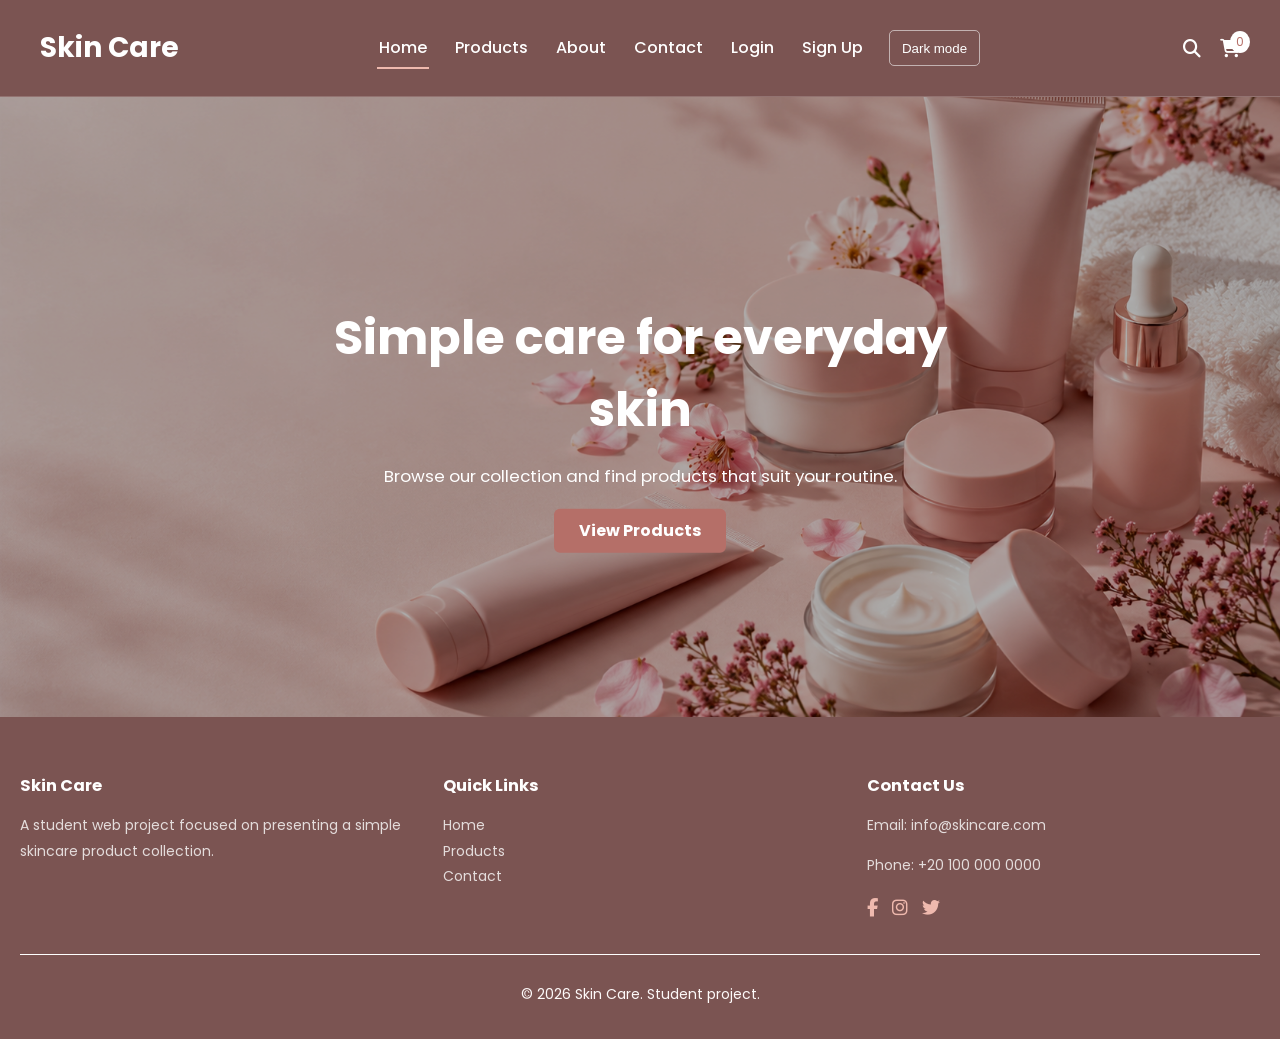
<file: index.html>
<!DOCTYPE html>
<html lang="en">
<head>
  <meta charset="UTF-8" />
  <meta name="viewport" content="width=device-width, initial-scale=1.0" />
  <title>Skin Care | Home</title>
  <link rel="stylesheet" href="https://cdnjs.cloudflare.com/ajax/libs/font-awesome/6.4.0/css/all.min.css" />
  <link href="https://fonts.googleapis.com/css2?family=Poppins:wght@400;500;600&display=swap" rel="stylesheet">
  <link rel="stylesheet" href="css/home.css" />
</head>
<body>
 
  <header>
   
    <div class="header-main container">
      <div class="logo">
        <h1>Skin Care</h1>
      </div>
      <nav class="nav-menu">
        
            <a href="index.html" class="active">Home</a>

            <a href="product.html">Products</a>  <!-- دا هيفتح صفحة المنتجات -->

            <a href="about.html">About</a>        <!-- دا هيفتح صفحة about -->

            <a href="contact.html">Contact</a> <!-- دا هيفتح صفحة contact -->
           
            <a href="login.html">Login</a>        <!-- دا هيفتح صفحة تسجيل الدخول -->

            <a href="Rigester.html">Sign Up</a>
            <button class="theme-toggle" type="button" aria-pressed="false">Dark mode</button>
          </nav>
     
      <div class="header-actions">
        <a href="#" class="search-icon"><i class="fas fa-search"></i></a>
        <a href="#" class="cart-icon"><i class="fas fa-shopping-cart"></i><span class="cart-count">0</span></a>
      </div>
    </div>
  </header>


  <section class="hero">
    <img src="assets/images/hero-skincare-pink.png" alt="Pink skincare products arranged on a table" />
    <div class="hero-text">
      <h2>Simple care for everyday skin</h2>
      <p>Browse our collection and find products that suit your routine.</p>
      <a href="product.html" class="btn-hero">View Products</a>
   
    </div>
  </section>

 
  <footer>
    <div class="footer-container">
      <div class="footer-section">
        <h3>Skin Care</h3>
        <p>A student web project focused on presenting a simple skincare product collection.</p>
      </div>
      <div class="footer-section">
        <h3>Quick Links</h3>
        <ul>
          <li><a href="index.html">Home</a></li>
          <li><a href="product.html">Products</a></li>
          <li><a href="Contact.html">Contact</a></li>
        </ul>
      </div>
      <div class="footer-section">
        <h3>Contact Us</h3>
        <p>Email: info@skincare.com</p>
        <p>Phone: +20 100 000 0000</p>
        <div class="social-icons">
          <a href="#"><i class="fab fa-facebook-f"></i></a>
          <a href="#"><i class="fab fa-instagram"></i></a>
          <a href="#"><i class="fab fa-twitter"></i></a>
        </div>
      </div>
    </div>
    <div class="footer-bottom">
      <p>© 2026 Skin Care. Student project.</p>
    </div>
  </footer>
  <script src="js/theme.js"></script>
</body>
</html>
</file>
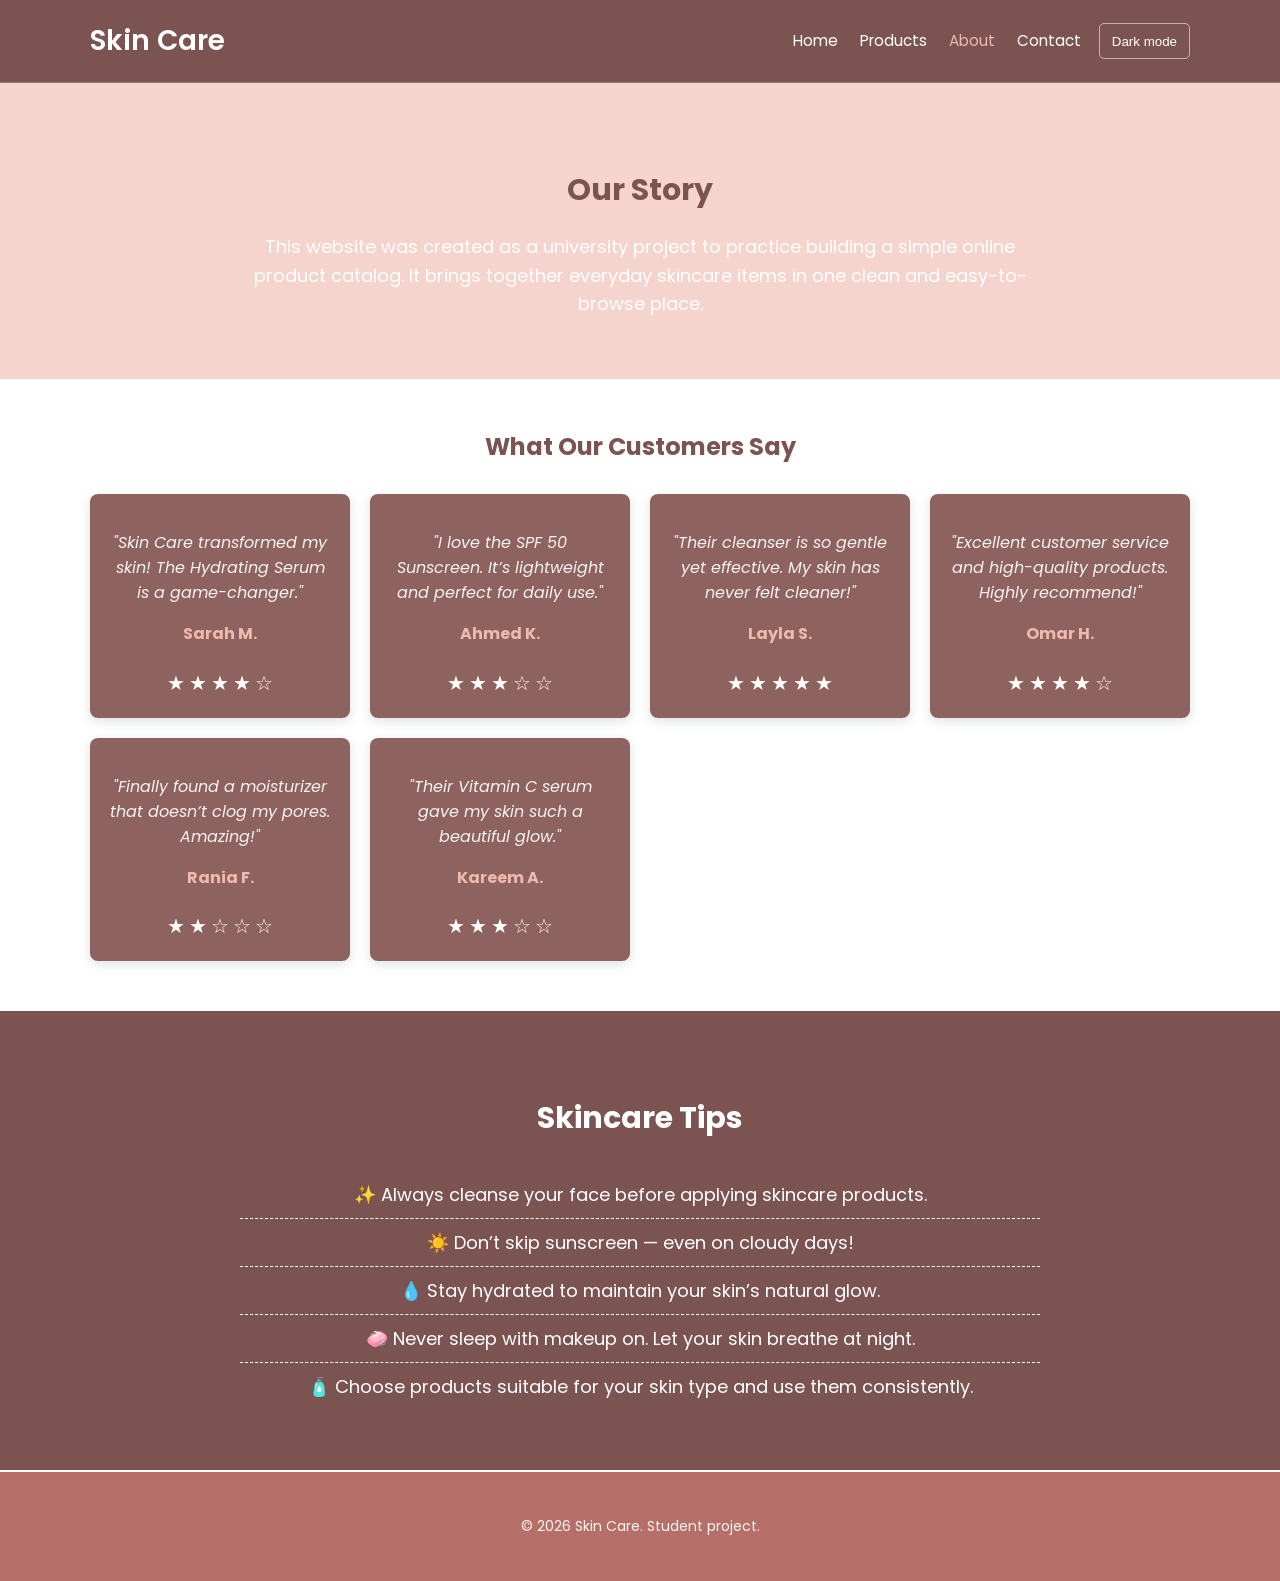
<file: about.html>
<!DOCTYPE html>
<html lang="en">
  <head>
    <meta charset="UTF-8" />
    <meta name="viewport" content="width=device-width, initial-scale=1.0" />
    <title>Skin Care | About</title>
    <link rel="stylesheet" href="css/about.css" />
    <link
      href="https://fonts.googleapis.com/css2?family=Poppins:wght@400;600&display=swap"
      rel="stylesheet">
  </head>
  <body>
    <header>
      <div class="header-content">
        <h1>Skin Care</h1>
        <nav aria-label="Main navigation">
          <a href="index.html">Home</a>
          <a href="product.html">Products</a>
          <a href="about.html" class="active">About</a>
          <a href="Contact.html">Contact</a>
          <button class="theme-toggle" type="button" aria-pressed="false">Dark mode</button>
        </nav>
      </div>
    </header>

    <section class="intro">
      <div class="intro-text">
        <h2>Our Story</h2>
        <p>
          This website was created as a university project to practice building
          a simple online product catalog. It brings together everyday skincare
          items in one clean and easy-to-browse place.
        </p>
      </div>
    </section>

    <section class="testimonials">
      <h2>What Our Customers Say</h2>
      <div class="testimonial-grid">

        <div class="testimonial-item">
          <p>"Skin Care  transformed my skin! The Hydrating Serum is a game-changer."</p>
          <h4>Sarah M.</h4>
          <div class="rating">
            <span class="star">&#9733;</span>
            <span class="star">&#9733;</span>
            <span class="star">&#9733;</span>
            <span class="star">&#9733;</span>
            <span class="star">&#9734;</span>
          </div>
        </div>

        <div class="testimonial-item">
          <p>"I love the SPF 50 Sunscreen. It’s lightweight and perfect for daily use."</p>
          <h4>Ahmed K.</h4>
          <div class="rating">
            <span class="star">&#9733;</span>
            <span class="star">&#9733;</span>
            <span class="star">&#9733;</span>
            <span class="star">&#9734;</span>
            <span class="star">&#9734;</span>
          </div>
        </div>

        <div class="testimonial-item">
          <p>"Their cleanser is so gentle yet effective. My skin has never felt cleaner!"</p>
          <h4>Layla S.</h4>
          <div class="rating">
            <span class="star">&#9733;</span>
            <span class="star">&#9733;</span>
            <span class="star">&#9733;</span>
            <span class="star">&#9733;</span>
            <span class="star">&#9733;</span>
          </div>
        </div>

        <div class="testimonial-item">
          <p>"Excellent customer service and high-quality products. Highly recommend!"</p>
          <h4>Omar H.</h4>
          <div class="rating">
            <span class="star">&#9733;</span>
            <span class="star">&#9733;</span>
            <span class="star">&#9733;</span>
            <span class="star">&#9733;</span>
            <span class="star">&#9734;</span>
          </div>
        </div>

        <div class="testimonial-item">
          <p>"Finally found a moisturizer that doesn’t clog my pores. Amazing!"</p>
          <h4>Rania F.</h4>
          <div class="rating">
            <span class="star">&#9733;</span>
            <span class="star">&#9733;</span>
            <span class="star">&#9734;</span>
            <span class="star">&#9734;</span>
            <span class="star">&#9734;</span>
          </div>
        </div>

        <div class="testimonial-item">
          <p>"Their Vitamin C serum gave my skin 
            such a beautiful glow."</p>
          <h4>Kareem A.</h4>
          <div class="rating">
            <span class="star">&#9733;</span>
            <span class="star">&#9733;</span>
            <span class="star">&#9733;</span>
            <span class="star">&#9734;</span>
            <span class="star">&#9734;</span>
          </div>
        </div>

      </div>
    </section>

    <section class="tips">
      <h2>Skincare Tips</h2>
      <ul>
        <li>✨ Always cleanse your face before applying skincare products.</li>
        <li>☀️ Don’t skip sunscreen — even on cloudy days!</li>
        <li>💧 Stay hydrated to maintain your skin’s natural glow.</li>
        <li>🧼 Never sleep with makeup on. Let your skin breathe at night.</li>
        <li>🧴 Choose products suitable for your skin type and use them
          consistently.</li>
      </ul>
    </section>

    <footer>
      <p>&copy; 2026 Skin Care. Student project.</p>
    </footer>
    <script src="js/theme.js"></script>
  </body>
</html>
</file>
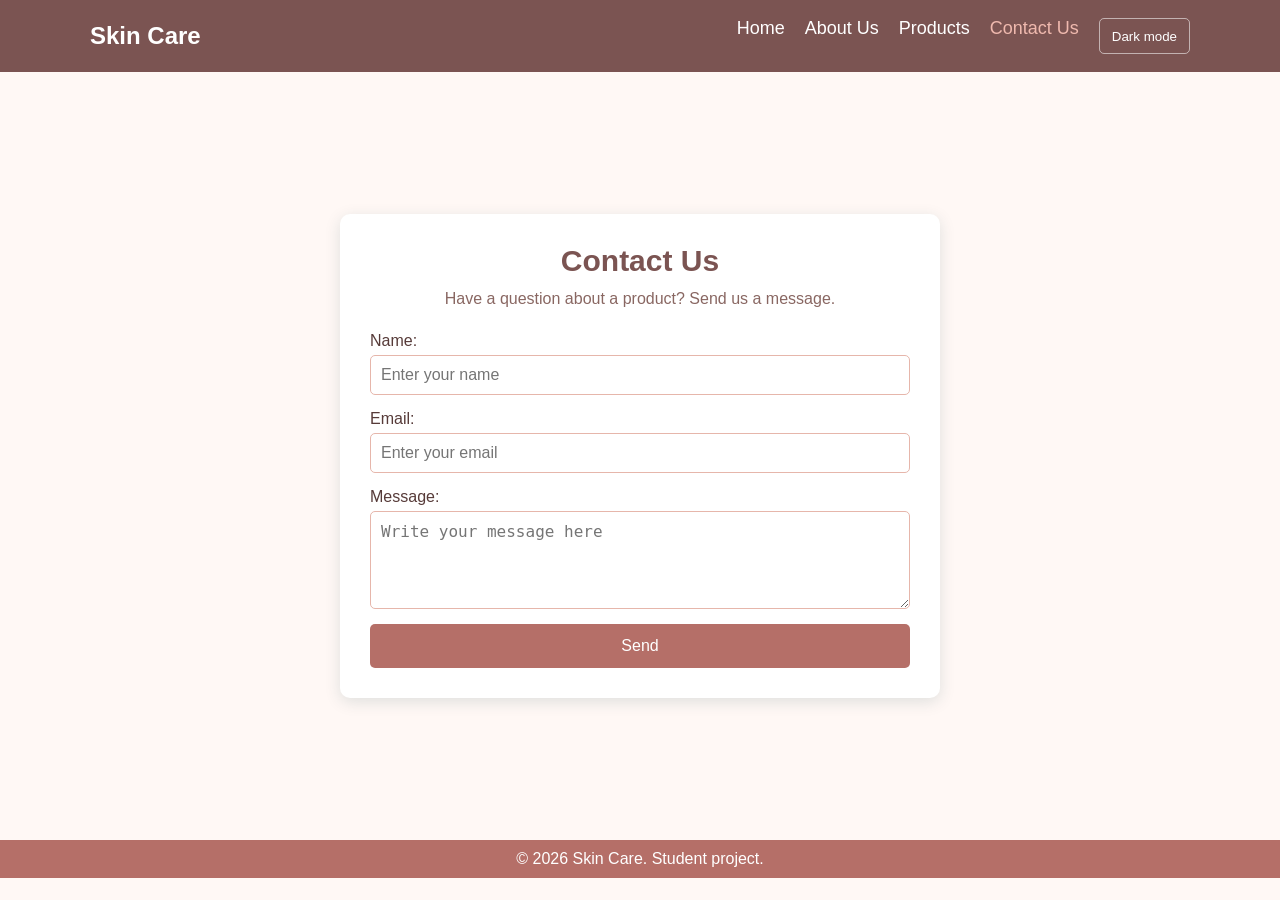
<file: Contact.html>
<!DOCTYPE html>
<html lang="en">
<head>
    <meta charset="UTF-8">
    <meta name="viewport" content="width=device-width, initial-scale=1.0">
    <title>Skin Care | Contact</title>
    <link rel="stylesheet" href="css/Contact.css">
</head>
<body>
    <header>
        <nav>
            <div class="logo">Skin Care</div>
            <ul>
                <li><a href="index.html">Home</a></li>
                <li><a href="about.html">About Us</a></li>
                <li><a href="product.html">Products</a></li>
                <li><a href="Contact.html" class="active">Contact Us</a></li>
                <li><button class="theme-toggle" type="button" aria-pressed="false">Dark mode</button></li>
            </ul>
        </nav>
    </header>

    <section class="contact-section">
        <div class="contact-container">
            <h1>Contact Us</h1>
            <p class="form-note">Have a question about a product? Send us a message.</p>
            <form action="#" method="POST" class="contact-form">
                <label for="name">Name:</label>
                <input type="text" id="name" name="name" placeholder="Enter your name" required>

                <label for="email">Email:</label>
                <input type="email" id="email" name="email" placeholder="Enter your email" required>

                <label for="message">Message:</label>
                <textarea id="message" name="message" placeholder="Write your message here" rows="4" required></textarea>

                <button type="submit">Send</button>
            </form>
        </div>
    </section>

    <footer>
        <p>&copy; 2026 Skin Care. Student project.</p>
    </footer>
    <script src="js/theme.js"></script>
</body>
</html>
</file>
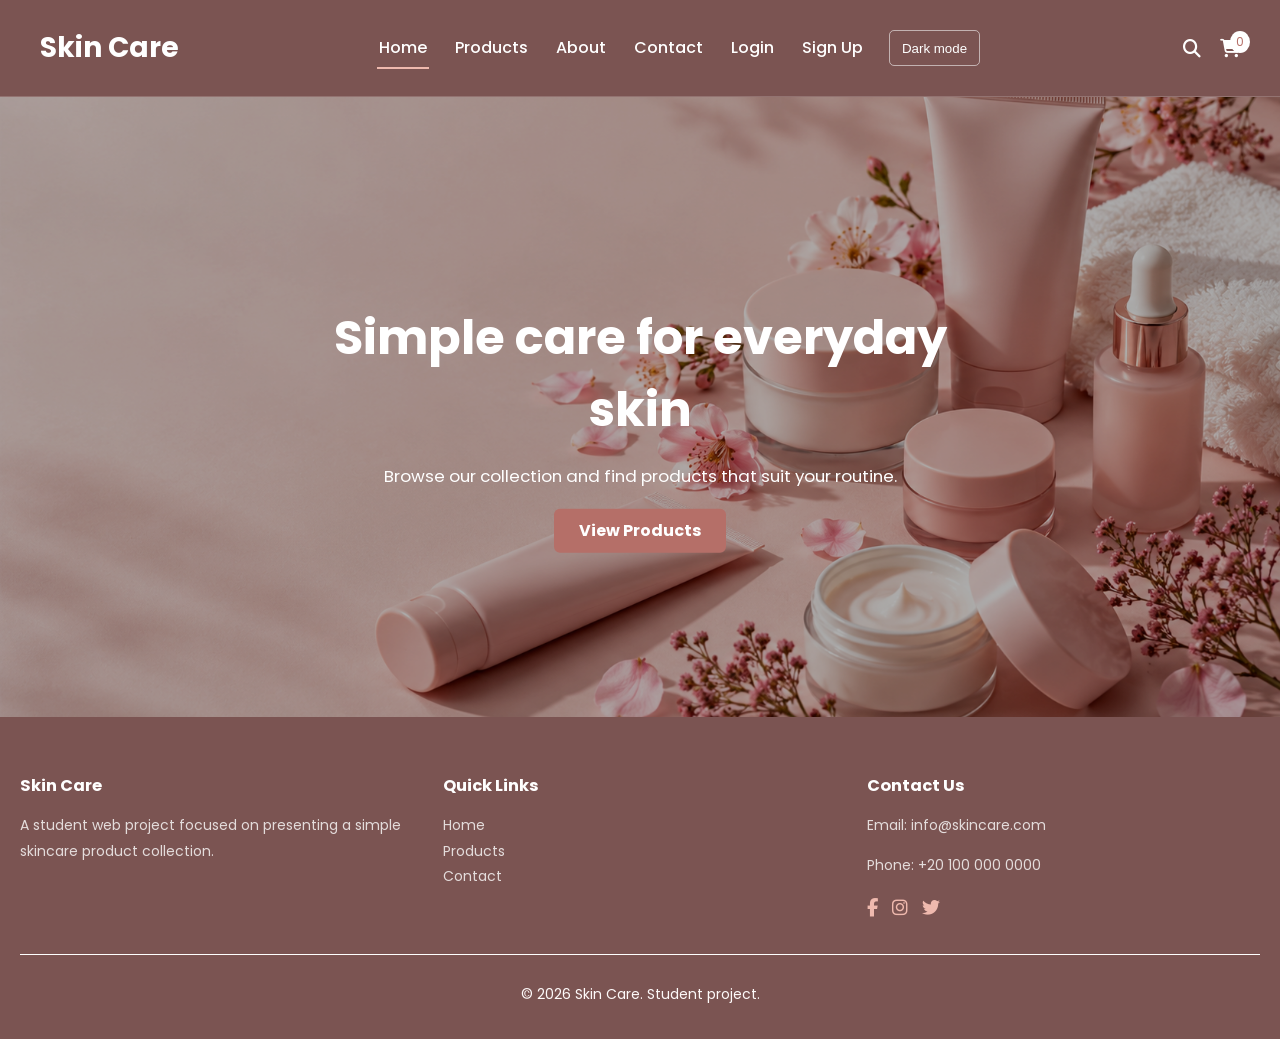
<file: home.html>
<!DOCTYPE html>
<html lang="en">
<head>
  <meta charset="UTF-8" />
  <meta name="viewport" content="width=device-width, initial-scale=1.0" />
  <title>Skin Care | Home</title>
  <link rel="stylesheet" href="https://cdnjs.cloudflare.com/ajax/libs/font-awesome/6.4.0/css/all.min.css" />
  <link href="https://fonts.googleapis.com/css2?family=Poppins:wght@400;500;600&display=swap" rel="stylesheet">
  <link rel="stylesheet" href="css/home.css" />
</head>
<body>
 
  <header>
   
    <div class="header-main container">
      <div class="logo">
        <h1>Skin Care</h1>
      </div>
      <nav class="nav-menu">
        
            <a href="home.html" class="active">Home</a>

            <a href="product.html">Products</a>  <!-- دا هيفتح صفحة المنتجات -->

            <a href="about.html">About</a>        <!-- دا هيفتح صفحة about -->

            <a href="contact.html">Contact</a> <!-- دا هيفتح صفحة contact -->
           
            <a href="login.html">Login</a>        <!-- دا هيفتح صفحة تسجيل الدخول -->

            <a href="Rigester.html">Sign Up</a>
            <button class="theme-toggle" type="button" aria-pressed="false">Dark mode</button>
          </nav>
     
      <div class="header-actions">
        <a href="#" class="search-icon"><i class="fas fa-search"></i></a>
        <a href="#" class="cart-icon"><i class="fas fa-shopping-cart"></i><span class="cart-count">0</span></a>
      </div>
    </div>
  </header>


  <section class="hero">
    <img src="assets/images/hero-skincare-pink.png" alt="Pink skincare products arranged on a table" />
    <div class="hero-text">
      <h2>Simple care for everyday skin</h2>
      <p>Browse our collection and find products that suit your routine.</p>
      <a href="product.html" class="btn-hero">View Products</a>
   
    </div>
  </section>

 
  <footer>
    <div class="footer-container">
      <div class="footer-section">
        <h3>Skin Care</h3>
        <p>A student web project focused on presenting a simple skincare product collection.</p>
      </div>
      <div class="footer-section">
        <h3>Quick Links</h3>
        <ul>
          <li><a href="home.html">Home</a></li>
          <li><a href="product.html">Products</a></li>
          <li><a href="Contact.html">Contact</a></li>
        </ul>
      </div>
      <div class="footer-section">
        <h3>Contact Us</h3>
        <p>Email: info@skincare.com</p>
        <p>Phone: +20 100 000 0000</p>
        <div class="social-icons">
          <a href="#"><i class="fab fa-facebook-f"></i></a>
          <a href="#"><i class="fab fa-instagram"></i></a>
          <a href="#"><i class="fab fa-twitter"></i></a>
        </div>
      </div>
    </div>
    <div class="footer-bottom">
      <p>© 2026 Skin Care. Student project.</p>
    </div>
  </footer>
  <script src="js/theme.js"></script>
</body>
</html>
</file>
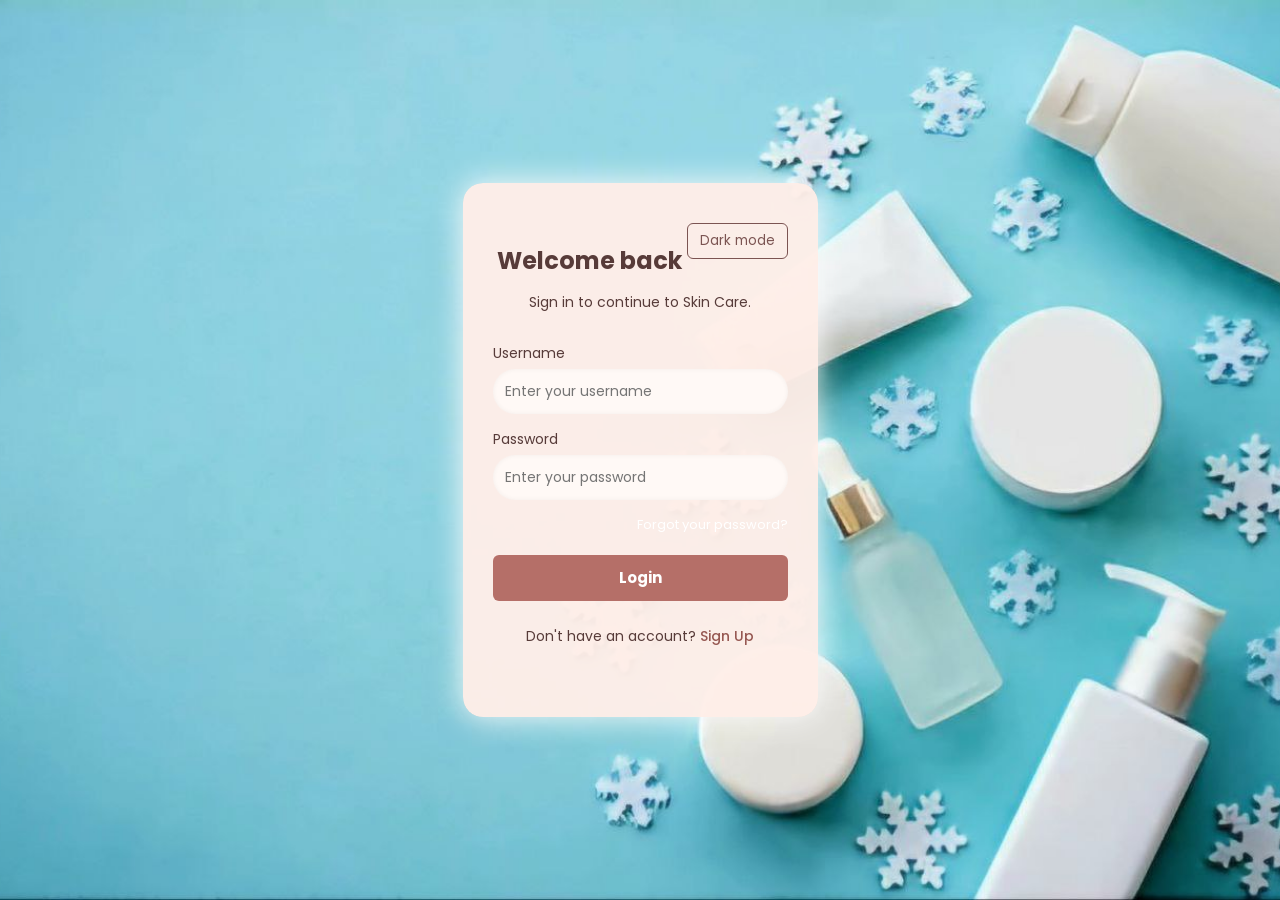
<file: login.html>
<!DOCTYPE html>
<html lang="en">
<head>
  <meta charset="UTF-8" />
  <meta name="viewport" content="width=device-width, initial-scale=1.0" />
  <title>Skin Care | Login</title>
  <link href="https://fonts.googleapis.com/css2?family=Poppins:wght@400;600&display=swap" rel="stylesheet">
  <link rel="stylesheet" href="css/login.css">
  <script src="js/Rig-log.js" defer></script>
</head>
<body>
  <div class="login-container">
    <button class="theme-toggle" type="button" aria-pressed="false">Dark mode</button>
    <h2>Welcome back</h2>
    <p>Sign in to continue to Skin Care.</p>

    <form id="loginForm">
      <label for="username">Username</label>
      <input type="text" id="username" placeholder="Enter your username" required>

      <label for="password">Password</label>
      <input type="password" id="password" placeholder="Enter your password" required>

      <a href="#" class="forgot">Forgot your password?</a>
      <button type="submit">Login</button>
  
      <p class="signup">Don't have an account? <a href="Rigester.html">Sign Up</a></p>
      <p id="errorMessage" class="error-message"></p>
    </form>
  </div>
  <script src="js/theme.js"></script>
</body>
</html>
</file>
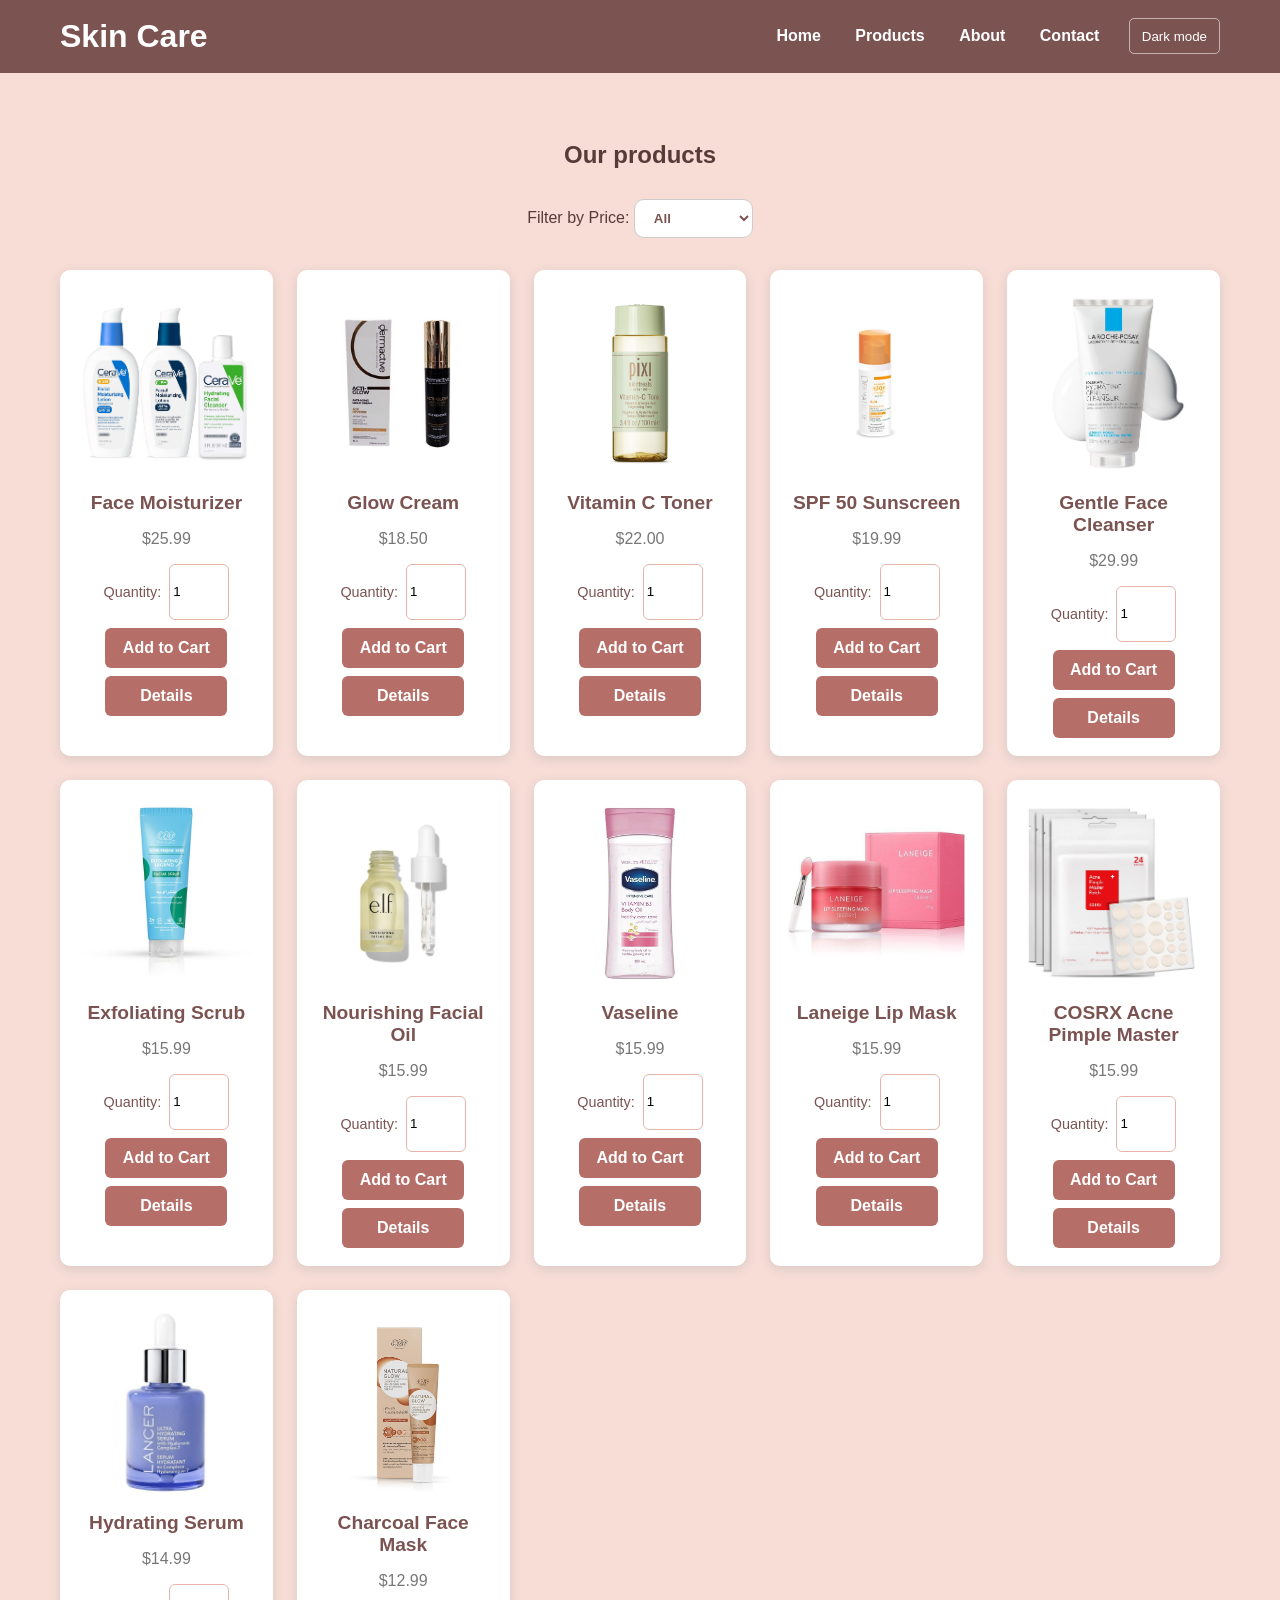
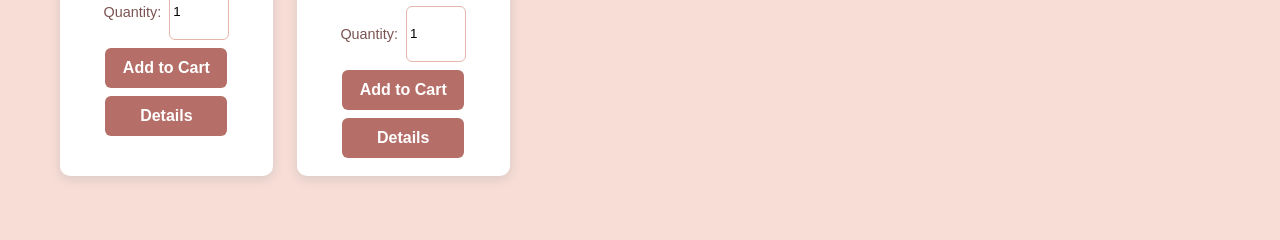
<file: product.html>
<!DOCTYPE html>
<html lang="en">
<head>
    <meta charset="UTF-8">
    <meta name="viewport" content="width=device-width, initial-scale=1.0">
    <title>Skin Care | Products</title>
    <link rel="stylesheet" href="css/product.css" />
</head>
<body>

    <header class="header-main container">
        <div class="logo">
            <h1>Skin Care</h1>
        </div>
        <nav class="nav-menu">
        
            <a href="index.html">Home</a>
    
            <a href="product.html" class="active">Products</a> 
            <a href="about.html">About</a>       
    
            <a href="Contact.html">Contact</a>
            <button class="theme-toggle" type="button" aria-pressed="false">Dark mode</button>
           
          </nav>
     
    </header>


    <section class="products">
        <h2>Our products</h2>
        <div class="filter-bar">
            <label for="priceFilter">Filter by Price:</label>
            <select id="priceFilter" onchange="filterProducts()">
              <option value="all">All</option>
              <option value="under20">Under $20</option>
              <option value="20to25">$20 - $25</option>
              <option value="above25">Above $25</option>
            </select>
        </div>
        <div class="product-grid">
      
            <div class="product-item">
                <img src="assets/images/products/product3_.jpg" alt="Face Moisturizer" />
                <h3>Face Moisturizer</h3>
                <p>$25.99</p>
                <div class="product-buttons">
                    <label for="quantity1">Quantity:</label>
                    <input type="number" id="quantity1" name="quantity" min="1" value="1" />
                    <a href="#" class="btn-add-to-cart" onclick="addToCart(event)">Add to Cart</a>
                    <a href="details.html?title=Face%20Moisturizer&desc=A%20deeply%20moisturizing%20cream%20that%20leaves%20your%20skin%20soft%20and%20nourished.%20Perfect%20for%20dry%20and%20normal%20skin%20types.&image=product3_.jpg&price=$25.99" class="btn-details">Details</a>
                 </div>
            </div>

      
            <div class="product-item">
                <img src="assets/images/products/product4.jpg" alt="Glow Cream" />
                <h3>Glow Cream</h3>
                <p>$18.50</p>
                <div class="product-buttons">
                    <label for="quantity2">Quantity:</label>
                    <input type="number" id="quantity2" name="quantity" min="1" value="1" />
                    <a href="#" class="btn-add-to-cart" onclick="addToCart()">Add to Cart</a>
                    <a href="details.html?title=Glow%20Cream&desc=A%20cream%20designed%20to%20give%20your%20skin%20a%20natural%20glow%20while%20providing%20deep%20nourishment%20and%20hydration.&image=product4.jpg&price=$18.50" class="btn-details">Details</a>
                </div>
            </div>

       
            <div class="product-item">
                <img src="assets/images/products/product5.jpg" alt="Vitamin C Toner" />
                <h3>Vitamin C Toner</h3>
                <p>$22.00</p>
                <div class="product-buttons">
                    <label for="quantity3">Quantity:</label>
                    <input type="number" id="quantity3" name="quantity" min="1" value="1" />
                    <a href="#" class="btn-add-to-cart" onclick="addToCart()">Add to Cart</a>
                    <a href="details.html?title=Vitamin%20C%20Toner&desc=A%20toner%20enriched%20with%20Vitamin%20C%20that%20brightens%20your%20skin%20and%20helps%20with%20skin%20tone%20evenness.&image=product5.jpg&price=$22.00" class="btn-details">Details</a>
                </div>
            </div>

       
            <div class="product-item">
                <img src="assets/images/products/product6.jpg" alt="SPF 50 Sunscreen" />
                <h3>SPF 50 Sunscreen</h3>
                <p>$19.99</p>
                <div class="product-buttons">
                    <label for="quantity4">Quantity:</label>
                    <input type="number" id="quantity4" name="quantity" min="1" value="1" />
                    <a href="#" class="btn-add-to-cart" onclick="addToCart()">Add to Cart</a>
                    <a href="details.html?title=SPF%2050%20Sunscreen&desc=High-protection%20sunscreen%20with%20SPF%2050%2C%20designed%20to%20protect%20your%20skin%20from%20harmful%20UV%20rays.&image=product6.jpg&price=$19.99" class="btn-details">Details</a>
                </div>
            </div>

       
            <div class="product-item">
                <img src="assets/images/products/product7_.jpg" alt="Gentle Face Cleanser" />
                <h3>Gentle Face Cleanser</h3>
                <p>$29.99</p>
                <div class="product-buttons">
                    <label for="quantity5">Quantity:</label>
                    <input type="number" id="quantity5" name="quantity" min="1" value="1" />
                    <a href="#" class="btn-add-to-cart" onclick="addToCart()">Add to Cart</a>
                    <a href="details.html?title=Gentle%20Face%20Cleanser&desc=A%20soft%20and%20gentle%20cleanser%20that%20removes%20impurities%20without%20irritating%20the%20skin.&image=product7_.jpg&price=$29.99" class="btn-details">Details</a>
                </div>
            </div>

           
            <div class="product-item">
                <img src="assets/images/products/product8.jpg" alt="Exfoliating Scrub" />
                <h3>Exfoliating Scrub</h3>
                <p>$15.99</p>
                <div class="product-buttons">
                    <label for="quantity6">Quantity:</label>
                    <input type="number" id="quantity6" name="quantity" min="1" value="1" />
                    <a href="#" class="btn-add-to-cart" onclick="addToCart()">Add to Cart</a>
                    <a href="details.html?title=Exfoliating%20Scrub&desc=A%20scrub%20that%20removes%20dead%20skin%20cells%20and%20promotes%20healthy%20glowing%20skin.&image=product8.jpg&price=$15.99" class="btn-details">Details</a>
                </div>
            </div>

           
            <div class="product-item">
                <img src="assets/images/products/product9.jpg" alt="Nourishing Facial Oil" />
                <h3>Nourishing Facial Oil</h3>
                <p>$15.99</p>
                <div class="product-buttons">
                    <label for="quantity7">Quantity:</label>
                    <input type="number" id="quantity7" name="quantity" min="1" value="1" />
                    <a href="#" class="btn-add-to-cart" onclick="addToCart()">Add to Cart</a>
                    <a href="details.html?title=Nourishing%20Facial%20Oil&desc=A%20nourishing%20oil%20that%20deeply%20hydrates%20and%20revitalizes%20your%20skin.&image=product9.jpg&price=$15.99" class="btn-details">Details</a>
                </div>
            </div>
           
            <div class="product-item">
                <img src="assets/images/products/product11.jpg" alt="Vaseline" />
                <h3>Vaseline</h3>
                <p>$15.99</p>
                <div class="product-buttons">
                    <label for="quantity8">Quantity:</label>
                    <input type="number" id="quantity8" name="quantity" min="1" value="1" />
                    <a href="#" class="btn-add-to-cart" onclick="addToCart()">Add to Cart</a>
                    <a href="details.html?title=Vaseline&desc=A%20moisturizing%20balm%20that%20heals%20and%20protects%20dry%20skin.&image=product11.jpg&price=$15.99" class="btn-details">Details</a>
                </div>
            </div>

         
            <div class="product-item">
                <img src="assets/images/products/product12jpg.jpg" alt="Laneige Lip Mask" />
                <h3>Laneige Lip Mask</h3>
                <p>$15.99</p>
                <div class="product-buttons">
                    <label for="quantity9">Quantity:</label>
                    <input type="number" id="quantity9" name="quantity" min="1" value="1" />
                    <a href="#" class="btn-add-to-cart" onclick="addToCart()">Add to Cart</a>
                    <a href="details.html?title=Laneige%20Lip%20Mask&desc=A%20nourishing%20lip%20mask%20that%20helps%20keep%20your%20lips%20soft%20and%20hydrated.&image=product12jpg.jpg&price=$15.99" class="btn-details">Details</a>
                </div>
            </div>

            <div class="product-item">
                <img src="assets/images/products/product13.jpg" alt="COSRX Acne Pimple Master" />
                <h3>COSRX Acne Pimple Master</h3>
                <p>$15.99</p>
                <div class="product-buttons">
                    <label for="quantity10">Quantity:</label>
                    <input type="number" id="quantity10" name="quantity" min="1" value="1" />
                    <a href="#" class="btn-add-to-cart" onclick="addToCart()">Add to Cart</a>
                    <a href="details.html?title=COSRX%20Acne%20Pimple%20Master&desc=A%20treatment%20patch%20for%20acne%20that%20helps%20clear%20blemishes%20and%20prevents%20further%20breakouts.&image=product13.jpg&price=$15.99" class="btn-details">Details</a>
                </div>
            </div>

            <div class="product-item">
                <img src="assets/images/products/product1.jpg" alt="Hydrating Serum" />
                <h3>Hydrating Serum</h3>
                <p>$14.99</p>
                <div class="product-buttons">
                    <label for="quantity11">Quantity:</label>
                    <input type="number" id="quantity11" name="quantity" min="1" value="1" />
                    <a href="#" class="btn-add-to-cart" onclick="addToCart()">Add to Cart</a>
                    <a href="details.html?title=Hydrating%20Serum&desc=A%20lightweight%20serum%20that%20deeply%20hydrates%20and%20revitalizes%20the%20skin.&image=product1.jpg&price=$14.99" class="btn-details">Details</a>
                </div>
            </div>

            <div class="product-item">
                <img src="assets/images/products/product2.jpg" alt="Charcoal Face Mask" />
                <h3>Charcoal Face Mask</h3>
                <p>$12.99</p>
                <div class="product-buttons">
                    <label for="quantity12">Quantity:</label>
                    <input type="number" id="quantity12" name="quantity" min="1" value="1" />
                    <a href="#" class="btn-add-to-cart" onclick="addToCart()">Add to Cart</a>
                    <a href="details.html?title=Charcoal%20Face%20Mask&desc=A%20deep-cleansing%20mask%20that%20removes%20impurities%20and%20detoxifies%20the%20skin.&image=product2.jpg&price=$12.99" class="btn-details">Details</a>
                </div>
            </div>
        </div>
    </section>

    <script>
        document.querySelectorAll('.btn-add-to-cart').forEach((button) => {
          button.addEventListener('click', (event) => event.preventDefault());
        });
    
        function addToCart(event) {
            if (event) event.preventDefault();
            alert('Product added to cart!');
        }
        function filterProducts() {
  const selected = document.getElementById("priceFilter").value;
  const items = document.querySelectorAll(".product-item");

  items.forEach(item => {
    const priceText = item.querySelector("p").innerText.replace('$', '');
    const price = parseFloat(priceText);

    let show = false;

    if (selected === "all") {
      show = true;
    } else if (selected === "under20" && price < 20) {
      show = true;
    } else if (selected === "20to25" && price >= 20 && price <= 25) {
      show = true;
    } else if (selected === "above25" && price > 25) {
      show = true;
    }

    item.style.display = show ? "block" : "none";
  });
}

    </script>
  
    <script src="js/theme.js"></script>
</body>
</html>
</file>
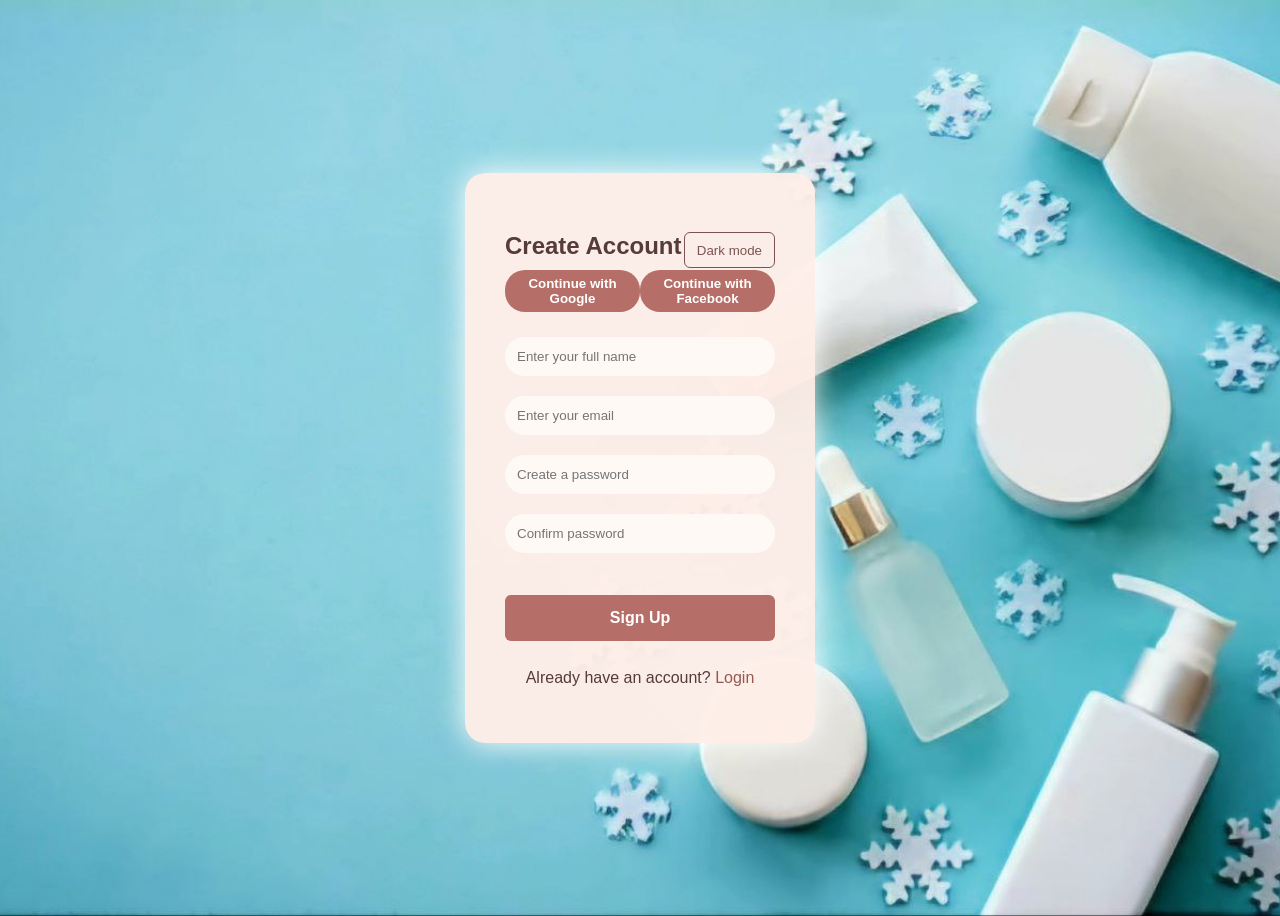
<file: Rigester.html>
<!DOCTYPE html>
<html lang="en">
<head>
  <meta charset="UTF-8" />
  <meta name="viewport" content="width=device-width, initial-scale=1.0"/>
  <title>Skin Care | Sign Up</title>
<link rel="stylesheet" href="css/Rigester.css"> 
<script src="js/Rig-log.js"></script> 
</head>
<body>
  <div class="container">
    <form class="register-box" onsubmit="return validateForm()">
      <button class="theme-toggle" type="button" aria-pressed="false">Dark mode</button>
      <h2>Create Account</h2>

      <div class="social-buttons">
        <button type="button" class="google">Continue with Google</button>
        <button type="button" class="facebook">Continue with Facebook</button>
      </div>
    
      <input type="text" placeholder="Enter your full name" required />
      <input type="email" placeholder="Enter your email" required />
      <input type="password" id="password" placeholder="Create a password" required />
      <input type="password" id="confirm_password" placeholder="Confirm password" required />
      
      <p id="error-message"></p>

      <button type="submit" class="register"> Sign Up</button>

      <p class="login-text">
        Already have an account? <a href="login.html">Login</a>
      </p>
    </form>
  </div>
  <script src="js/theme.js"></script>
</body>
</html>
</file>
<file: css/home.css>
/* General Styles */
body {
  font-family: 'Poppins', sans-serif;
  margin: 0;
  padding: 0;
  color: #5b2842;
  background: #fff7fa;
}

/* Container Utility */
.container {
  max-width: 1200px;
  margin: 0 auto;
  padding: 0 15px;
}

/* Header */
header {
  background-color: #7a3659;
  border-bottom: 1px solid rgba(255, 255, 255, .18);
}

.header-top {
  display: flex;
  justify-content: space-between;
  padding: 8px 20px;
  font-size: 14px;
  background-color:#db9fb8;
  color: #6e3a59;
}

.contact-info span {
  margin-left: 20px;
}

.header-main {
  display: flex;
  justify-content: space-between;
  align-items: center;
  min-height: 72px;
  padding: 12px 15px;
}

.logo h1 {
  color: #ffffff;
  font-size: 28px;
  margin: 0;
}

.nav-menu a {
  margin: 0 10px;
  text-decoration: none;
  color: #ffffff;
  font-weight: 500;
  padding: 8px 2px;
  transition: color 0.2s ease;
}

.nav-menu a:hover{
  color: #f4b6cf;
}

.nav-menu a.active {
  border-bottom: 2px solid #f4b6cf;
}

.theme-toggle {
  margin-left: 10px;
  min-height: 36px;
  padding: 0 12px;
  border: 1px solid rgba(255, 255, 255, .55);
  border-radius: 5px;
  background: transparent;
  color: #fff;
  cursor: pointer;
}

.theme-toggle:hover { background: rgba(255, 255, 255, .12); }

.header-actions a {
  margin-left: 15px;
  color: #ffffff;
  font-size: 18px;
  position: relative;
}

.cart-count {
  position: absolute;
  top: -5px;
  right: -10px;
  background: #ffffff;
  color: #a44770;
  font-size: 12px;
  padding: 2px 6px;
  border-radius: 50%;
}

/* Hero Section */
.hero {
  position: relative;
  width: 100%;
  height: min(620px, calc(100vh - 72px));
  min-height: 440px;
  overflow: hidden;
}

.hero img {
  width: 100%;
  height: 100%;
  object-fit: cover;
  filter: brightness(68%);
}

.hero-text {
  position: absolute;
  top: 50%;
  left: 50%;
  transform: translate(-50%, -50%);
  color: #fff;
  text-align: center;
}

.hero-text h2 {
  font-size: clamp(2rem, 4vw, 3rem);
  margin-bottom: 10px;
}

.hero-text p {
  font-size: 1.05rem;
  margin-bottom: 20px;
}

.btn-hero {
  display: inline-flex;
  align-items: center;
  justify-content: center;
  min-width: 132px;
  min-height: 44px;
  padding: 0 20px;
  background-color: #b84f7d;
  color: white;
  text-decoration: none;
  font-weight: bold;
  border-radius: 6px;
  transition: background-color 0.2s ease;
}

.btn-hero:hover {
  background-color: #96395f;
}

/* Footer */
footer {
  background-color: #7a3659;
  padding: 40px 20px 20px;
  font-size: 14px;
  color: #fefafa;
}

.footer-container {
  display: flex;
  justify-content: space-between;
  flex-wrap: wrap;
  gap: 30px;
}

.footer-section {
  flex: 1;
  min-width: 200px;
}

.footer-section h3 {
  color: #ffffff;
  margin-bottom: 15px;
}

.footer-section p,
.footer-section li,
.footer-section a {
  color: #ffffffcb;
  line-height: 1.8;
  text-decoration: none;
}

.footer-section ul {
  list-style: none;
  padding: 0;
}

.social-icons a {
  color: #f4b6cf;
  margin-right: 10px;
  font-size: 18px;
}

.footer-bottom {
  text-align: center;
  padding-top: 15px;
  border-top: 1px solid#ffffff;
  margin-top: 30px;
}

body.dark-mode { background: #291923; color: #fff0f5; }
body.dark-mode .hero img { filter: brightness(50%); }
body.dark-mode footer { background: #481f35; }

/* Responsive Design */
@media (max-width: 600px) {
  .header-main { flex-wrap: wrap; justify-content: center; gap: 8px; }
  .nav-menu { text-align: center; }
  .nav-menu a { display: inline-block; margin: 0 6px; }
  .header-actions { display: none; }
  .theme-toggle { margin: 5px 0 0; }
  .product-item {
    width: 100%;
    max-width: 300px;
    height: auto;
    min-height: 350px;
  }
  .product-item img {
    height: 150px;
  }
  .hero-text h2 {
    font-size: 28px;
  }
  .hero-text p {
    font-size: 16px;
  }
}

/* Palette matched to the blush-pink hero image. */
header, footer { background-color: #7b5452; }
.nav-menu a:hover, .social-icons a { color: #efb9ae; }
.nav-menu a.active { border-color: #efb9ae; }
.cart-count { color: #b56f68; }
.btn-hero { background-color: #b56f68; }
.btn-hero:hover { background-color: #965852; }
body.dark-mode { background: #2d2020; color: #fff3ef; }
body.dark-mode footer { background: #503938; }
</file>
<file: css/about.css>
/* General Styles */
body {
  font-family: 'Poppins', sans-serif;
  margin: 0;
  padding: 0;
  background-color: #fff7fa;
  color: #333;
}

header {
  background-color:  #7a3659;
  padding: 20px 40px;
  border-bottom: 1px solid rgba(255,255,255,.2);
}

.header-content { max-width: 1100px; margin: auto; display: flex; justify-content: space-between; align-items: center; gap: 24px; }
header nav a { color: #fff; text-decoration: none; margin-left: 18px; font-size: .95rem; }
header nav a:hover, header nav a.active { color: #f4b6cf; }
.theme-toggle { margin-left: 14px; min-height: 36px; padding: 0 12px; border: 1px solid rgba(255,255,255,.55); border-radius: 5px; background: transparent; color: #fff; cursor: pointer; }
.theme-toggle:hover { background: rgba(255,255,255,.12); }

header h1 {
  margin: 0;
  color: #fff;
  font-size: 28px;
  font-weight: 600;
}

.intro {
  padding: 60px 20px;
  background-color: #f3ccdc;
  text-align: center;
}

.intro-text h2 {
  font-size: 30px;
  color: #71314f;
  margin-bottom: 20px;
}

.intro-text p {
  font-size: 18px;
  color: #ffffff;
  max-width: 800px;
  margin: auto;
  line-height: 1.6;
}

/* Mission and Values */
.mission,
.values {
  padding: 50px 20px;
  text-align: center;
}

.mission h2,
.values h2 {
  font-size: 28px;
  color: #71314f;
  margin-bottom: 20px;
}

.mission p,
.values ul {
  font-size: 18px;
  color: #555;
  max-width: 800px;
  margin: auto;
  line-height: 1.6;
}

.values ul {
  list-style: none;
  padding: 0;
  margin-top: 30px;
}

.values li {
  margin: 10px 0;
  font-size: 18px;
}


.testimonials {
  background-color: #ffffff;
  padding: 50px 24px;
  text-align: center;
}

.testimonials > h2 { color: #7a3659; margin: 0 0 30px; }

.testimonial-grid {
  display: grid;
  grid-template-columns: repeat(auto-fit, minmax(220px, 1fr));
  gap: 20px;
  max-width: 1100px;
  margin: auto;
}

.testimonial-item {
  background: #7a3659;
  padding: 20px;
  border-radius: 8px;
  box-shadow: 0 3px 12px rgba(4, 61, 73, .15);
  transition: transform 0.3s;
}

.testimonial-item:hover {
  transform: translateY(-5px);
}

.testimonial-item p {
  font-style: italic;
  color: #f5f2f2;
}

.testimonial-item h4 {
  margin-top: 15px;
  color:#f4b6cf;
}

/* Rating Stars */
.rating {
  margin-top: 10px;
}

.star {
  font-size: 20px;
  color: #ffffff;
}

/* Skincare Tips Section */
.tips {
  background-color: #7a3659;
  padding: 60px 20px;
  text-align: center;
}

.tips h2 {
  font-size: 30px;
  color: #ffffff;
  margin-bottom: 30px;
}

.tips ul {
  list-style: none;
  max-width: 800px;
  margin: auto;
  padding: 0;
}

.tips li {
  font-size: 18px;
  padding: 10px 0;
  border-bottom: 1px dashed  #ffffff;
  color: #fffefe;
}

.tips li:last-child {
  border-bottom: none;
}

/* Footer */
footer {
  background-color: #b84f7d;
  text-align: center;
  padding: 30px 20px;
  font-size: 14px;
  color: #fff5f5;
  border-top: 2px solid  #ffffff;
  margin-top: 0;
}

body.dark-mode { background: #291923; color: #fff0f5; }
body.dark-mode .intro { background: #593447; }
body.dark-mode .intro-text h2 { color: #fff0f5; }
body.dark-mode .intro-text p { color: #f5dce6; }
body.dark-mode .testimonials { background: #321e29; }
body.dark-mode .testimonials > h2 { color: #fff0f5; }
body.dark-mode .testimonial-item { background: #593447; }
body.dark-mode footer { background: #481f35; }

@media (max-width: 600px) {
  .header-content { flex-direction: column; gap: 12px; }
  header nav a { margin: 0 7px; }
  .intro, .tips { padding: 42px 20px; }
}

/* Palette matched to the blush-pink hero image. */
body { background-color: #fff8f5; color: #573b39; }
header, .tips { background-color: #7b5452; }
header nav a:hover, header nav a.active, .testimonial-item h4 { color: #efb9ae; }
.intro { background-color: #f4d4cc; }
.intro-text h2, .testimonials > h2, .mission h2, .values h2 { color: #7b5452; }
.testimonial-item { background: #8d625f; }
footer { background-color: #b56f68; }
body.dark-mode { background: #2d2020; color: #fff3ef; }
body.dark-mode .intro, body.dark-mode .testimonial-item { background: #5b4542; }
body.dark-mode .testimonials { background: #382828; }
body.dark-mode footer { background: #503938; }
</file>
<file: css/Contact.css>
* {
    margin: 0;
    padding: 0;
    box-sizing: border-box;
}

body {
    font-family: Arial, sans-serif;
    background-color: #fff7fa;
    color: #333;
}

header {
    background-color: #7a3659;
    padding: 18px max(20px, calc((100% - 1100px) / 2));
}

nav {
    display: flex;
    justify-content: space-between;
    align-items: center;
}

nav .logo {
    font-size: 24px;
    font-weight: bold;
    color: #fff;
}

nav ul {
    list-style: none;
    display: flex;
}

nav ul li {
    margin-left: 20px;
}

nav ul li a {
    text-decoration: none;
    color: #fff;
    font-size: 18px;
}

nav ul li a:hover, nav ul li a.active { color: #f4b6cf; }
.theme-toggle { min-height: 36px; padding: 0 12px; border: 1px solid rgba(255,255,255,.55); border-radius: 5px; background: transparent; color: #fff; cursor: pointer; }
.theme-toggle:hover { background: rgba(255,255,255,.12); }


.contact-section {
    display: flex;
    justify-content: center;
    align-items: center;
    min-height: calc(100vh - 132px);
    padding: 48px 20px;
    background-color: #fff7fa;
}

.contact-container {
    background-color: #fff;
    border-radius: 10px;
    box-shadow: 0 4px 16px rgba(4, 61, 73, .13);
    padding: 30px;
    width: 100%;
    max-width: 600px;
    text-align: center;
}

.contact-container h1 {
    font-size: 30px;
    margin-bottom: 20px;
    color:#7a3659;
}

.form-note { margin: -8px 0 24px; color: #80546a; }

.contact-form {
    display: flex;
    flex-direction: column;
}

.contact-form label {
    text-align: left;
    font-size: 16px;
    margin-bottom: 5px;
}

.contact-form input,
.contact-form textarea {
    padding: 10px;
    margin-bottom: 15px;
    border-radius: 5px;
    border: 1px solid #ccc;
    font-size: 16px;
}

.contact-form button {
    min-height: 44px;
    padding: 0 20px;
    background-color: #7a3659;
    color: #fff;
    border: none;
    border-radius: 5px;
    font-size: 16px;
    cursor: pointer;
}

.contact-form button:hover {
    background-color:#b84f7d;
}

footer {
    background-color: #b84f7d;
    text-align: center;
    padding: 10px;
    color: #fff;
    width: 100%;
}

body.dark-mode { background: #291923; color: #fff0f5; }
body.dark-mode .contact-section { background: #291923; }
body.dark-mode .contact-container { background: #513044; }
body.dark-mode .contact-container h1, body.dark-mode .contact-form label { color: #fff0f5; }
body.dark-mode .form-note { color: #f0cbd9; }
body.dark-mode footer { background: #481f35; }

@media (max-width: 600px) {
    nav { flex-direction: column; gap: 12px; }
    nav ul li { margin: 0 8px; }
    nav ul li a { font-size: .95rem; }
}

/* Palette matched to the blush-pink hero image. */
body, .contact-section { background-color: #fff8f5; color: #573b39; }
header { background-color: #7b5452; }
nav ul li a:hover, nav ul li a.active { color: #efb9ae; }
.contact-container h1 { color: #7b5452; }
.form-note { color: #896762; }
.contact-form input, .contact-form textarea { border-color: #e6b6ab; }
.contact-form button, footer { background-color: #b56f68; }
.contact-form button:hover { background-color: #965852; }
body.dark-mode, body.dark-mode .contact-section { background: #2d2020; color: #fff3ef; }
body.dark-mode .contact-container { background: #5b4542; }
body.dark-mode footer { background: #503938; }
</file>
<file: css/login.css>
* {
  box-sizing: border-box;
  font-family: 'Poppins', sans-serif;
}

body {
  margin: 0;
  padding: 0;
  background: url('../assets/images/photo/ph15.jpg') no-repeat center center ;
  background-size: cover;
  display: flex;
  justify-content: center;
  align-items: center;
  height: 100vh;
}

.login-container {

  background-color: rgba(247, 218, 229, 0.96);
    max-width: 400px;
  padding: 40px 30px;
  border-radius: 20px;
  box-shadow: 0 0 30px #fbfbfb;
  text-align: center;
  margin: 20px;
}

.login-container h2 {
  color: #7a3659;
  margin-bottom: 10px;
}

.theme-toggle { float: right; min-height: 36px; padding: 0 12px; border: 1px solid #7a3659; border-radius: 6px; background: transparent; color: #7a3659; cursor: pointer; }

.login-container p {
  color: #5b2842;
  margin-bottom: 30px;
  font-size: 14px;
}

form {
  text-align: left;
}

form label {
  display: block;
  margin-bottom: 5px;
  color: #5b2842;
  font-size: 14px;
}

form input {
  width: 100%;
  padding: 12px;
  margin-bottom: 15px;
  border: none;
  border-radius: 30px;
  font-size: 14px;
  background-color: #fff0f5;
  box-shadow: inset 0 0 5px rgba(0,0,0,0.05);
}

form .forgot {
  display: block;
  margin-bottom: 20px;
  text-align: right;
  font-size: 13px;
  color: #ffffff;
  text-decoration: none;
}

form .forgot:hover {
  color: #96395f;
}

form button {
  width: 100%;
  background-color: #b84f7d;
  color: #fff;
  border: none;
  min-height: 46px;
  padding: 0 18px;
  border-radius: 6px;
  font-weight: bold;
  font-size: 15px;
  cursor: pointer;
  transition: background-color 0.3s ease;
}

form button:hover {
  background-color: #96395f;
  color: #fff0f0;
}

.signup {
  margin-top: 25px;
  font-size: 14px;
  text-align: center;
  color: #7a3659;
}

.signup a {
  color:#a44770;
  text-decoration: none;
  font-weight: 500;
}

.signup a:hover {
  color: #71314f;
}

.social-login {
  display: flex;
  justify-content: space-between;
  margin-top: 20px;
}

.social-login button {
  flex: 1;
  padding: 10px;
  margin: 0 5px;
  border: none;
  border-radius: 30px;
  cursor: pointer;
  font-weight: bold;
  color: white;
}

.google {
  background-color: #f06292;
}

.google:hover {
  background-color: #92566a;
}

.facebook {
  background-color: #9575cd;
}

.facebook:hover {
  background-color: #7e57c2;
}
.error-message {
  
  margin-top: 10px;
  display:none ;
}

body.dark-mode { background-color: #291923; }
body.dark-mode .login-container { background: #513044; box-shadow: 0 0 24px rgba(0,0,0,.35); }
body.dark-mode .login-container h2, body.dark-mode .login-container p, body.dark-mode form label { color: #fff0f5; }
body.dark-mode .theme-toggle { border-color: #fff0f5; color: #fff0f5; }

@media (max-width: 500px) {
  .login-container { width: calc(100% - 32px); padding: 32px 24px; }
}

/* Palette matched to the blush-pink hero image. */
.login-container { background-color: rgba(255, 239, 233, .96); }
.login-container h2, .login-container p, form label, .signup { color: #573b39; }
.theme-toggle { border-color: #7b5452; color: #7b5452; }
form input { background-color: #fff9f6; }
form button { background-color: #b56f68; }
form button:hover { background-color: #965852; }
.signup a { color: #965852; }
body.dark-mode { background-color: #2d2020; }
body.dark-mode .login-container { background: #5b4542; }
</file>
<file: css/product.css>
body {
  font-family: Arial, sans-serif;
  margin: 0;
  padding: 0;
  background-color: #fff7fa;
  color: #5b2842;
}

.header-main {
  display: flex;
  justify-content: space-between;
  padding: 18px max(20px, calc((100% - 1160px) / 2));
  background-color:#7a3659; 
  color: #fff;
}

.header-main .logo h1 {
  margin: 0;
  font-family: 'Cursive', sans-serif;
}

.header-main .nav-menu a {
  color: white;
  margin: 0 15px;
  text-decoration: none;
  font-weight: bold;
}

.theme-toggle { margin-left: 10px; min-height: 36px; padding: 0 12px; border: 1px solid rgba(255,255,255,.55); border-radius: 5px; background: transparent; color: #fff; cursor: pointer; }
.theme-toggle:hover { background: rgba(255,255,255,.12); }

.nav-menu a:hover {
  color: #f4b6cf; 
}

.products {
  padding: 48px 24px 64px;
  text-align: center;
  background-color: #f9e6ee;
}

.product-grid {
  display: grid;
  grid-template-columns: repeat(auto-fit, minmax(210px, 1fr));
  gap: 24px;
  max-width: 1160px;
  margin: 32px auto 0;
}

.product-item {
  background-color: #ffffff;
  padding: 18px;
  box-shadow: 0 3px 12px rgba(4, 61, 73, .12);
  border-radius: 10px;
  text-align: center;
}

.product-item img {
  width: 100%;
  height: 190px;
  object-fit: contain;
  border-radius: 6px;
}

.product-item h3 {
  margin: 10px 0;
  font-size: 1.2em;
  color: #7a3659;
}

.product-item p {
  color: #777;
  font-size: 1em;
}

.product-buttons {
  display: flex;
  flex-wrap: wrap;
  justify-content: center;
  align-items: center;
  gap: 8px;
  margin-top: 14px;
}

.product-buttons a {
  display: inline-flex;
  align-items: center;
  justify-content: center;
  min-width: 98px;
  min-height: 40px;
  padding: 0 12px;
  background-color: #b84f7d;
  color: rgb(255, 255, 255);
  text-decoration: none;
  border-radius:6px;
  font-weight: bold;
  transition: background-color 0.3s ease;
}

.product-buttons a:hover {
  background-color: #96395f;
}


.product-item:hover {
  box-shadow: 0 8px 18px rgba(113, 49, 79, .2);
  transform: translateY(-3px);
  transition: transform 0.3s ease, box-shadow 0.3s ease;
}
.filter-bar {
  margin-top: 30px;
  margin-bottom: 30px;
  text-align: center;
}

.filter-bar select {
  padding: 10px 15px;
  border-radius: 10px;
  border: 1px solid #ccc;
  font-weight: bold;
  background-color: #ffffff;
  color: #7a3659;
}

.product-buttons label { color: #5b2842; font-size: .9rem; }
.product-buttons input { width: 52px; height: 40px; padding: 7px 3px; margin: 0; border: 1px solid #e1adc2; border-radius: 6px; }

body.dark-mode { background: #291923; color: #fff0f5; }
body.dark-mode .products { background: #3d2533; }
body.dark-mode .product-item { background: #513044; box-shadow: 0 3px 12px rgba(0,0,0,.28); }
body.dark-mode .product-item h3, body.dark-mode .product-buttons label { color: #fff0f5; }
body.dark-mode .product-item p { color: #f0cbd9; }
body.dark-mode .filter-bar select { background: #fff; }

@media (max-width: 600px) {
  .header-main { flex-direction: column; gap: 12px; text-align: center; }
  .header-main .nav-menu a { margin: 0 7px; }
  .products { padding: 36px 16px; }
  .product-grid { grid-template-columns: repeat(auto-fit, minmax(160px, 1fr)); gap: 16px; }
}

/* Palette matched to the blush-pink hero image. */
body { background-color: #fff8f5; color: #573b39; }
.header-main { background-color: #7b5452; }
.nav-menu a:hover { color: #efb9ae; }
.products { background-color: #f7ddd6; }
.product-item h3, .product-buttons label, .filter-bar select { color: #7b5452; }
.product-buttons input { border-color: #e6b6ab; }
.product-buttons a { background-color: #b56f68; }
.product-buttons a:hover { background-color: #965852; }
body.dark-mode { background: #2d2020; color: #fff3ef; }
body.dark-mode .products { background: #473332; }
body.dark-mode .product-item { background: #5b4542; }
</file>
<file: css/Rigester.css>
* {
    box-sizing: border-box;
    font-family: 'Poppins', sans-serif;
}

body {
    background: url('../assets/images/photo/ph15.jpg') no-repeat center center;
    background-size: cover;
    height: 100vh;
    display: flex;
    align-items: center;
    justify-content: center;
    color: #333;
}

.container {
    background-color: rgba(247, 218, 229, 0.96);
    padding: 40px;
    border-radius: 20px;
    box-shadow: 0px 0px 30px #ffffff;
    width: 350px;
    margin: 20px;
}

.register-box h2 {
    color: #ffffff;
    margin-bottom: 10px;
}

.theme-toggle { float: right; min-height: 36px; padding: 0 12px; border: 1px solid #a44770; border-radius: 6px; background: transparent; color: #a44770; cursor: pointer; }

.social-buttons {
    display: flex;
    margin-bottom: 15px;
}

.social-buttons button {
    flex: 1;
    min-height: 42px;
    padding: 0 10px;
    border: none;
    border-radius: 20px;
    font-weight: bold;
    color: white;
}

.google,
.facebook {
    background-color: #b84f7d;
}

.google:hover,
.facebook:hover {
    background-color: #96395f;
}

input {
    width: 100%;
    padding: 12px;
    margin: 10px 0;
    border: none;
    border-radius: 20px;
    background-color: #ffeef4;
}

.register {
    width: 100%;
    min-height: 46px;
    margin: 12px 0;
    background-color: #b84f7d;
    border: none;
    color: white;
    border-radius: 6px;
    font-size: 16px;
    font-weight: bold;
}

.register:hover {
    background-color: #96395f;
    color: #fff0f0;
}

.login-text {
    color: #5b2842;
    text-align: center;

}

.login-text a {
    color: #a44770;
    text-decoration: none;

}

.login-text:hover a {
    color: #71314f;
}
.submit{
    color: #ffffff;
    text-decoration: none;
}

#error-message { min-height: 20px; margin: 0; color: #9b1c1c; text-align: center; font-size: .9rem; }

body.dark-mode { background-color: #291923; }
body.dark-mode .container { background: #513044; box-shadow: 0 0 24px rgba(0,0,0,.35); }

@media (max-width: 450px) {
    .container { width: calc(100% - 32px); padding: 30px 24px; }
    .social-buttons { flex-direction: column; gap: 8px; }
}

/* Palette matched to the blush-pink hero image. */
.container { background-color: rgba(255, 239, 233, .96); }
.register-box h2, .login-text { color: #573b39; }
.theme-toggle { border-color: #7b5452; color: #7b5452; }
.google, .facebook, .register { background-color: #b56f68; }
.google:hover, .facebook:hover, .register:hover { background-color: #965852; }
input { background-color: #fff9f6; }
.login-text a { color: #965852; }
body.dark-mode { background-color: #2d2020; }
body.dark-mode .container { background: #5b4542; }
</file>
